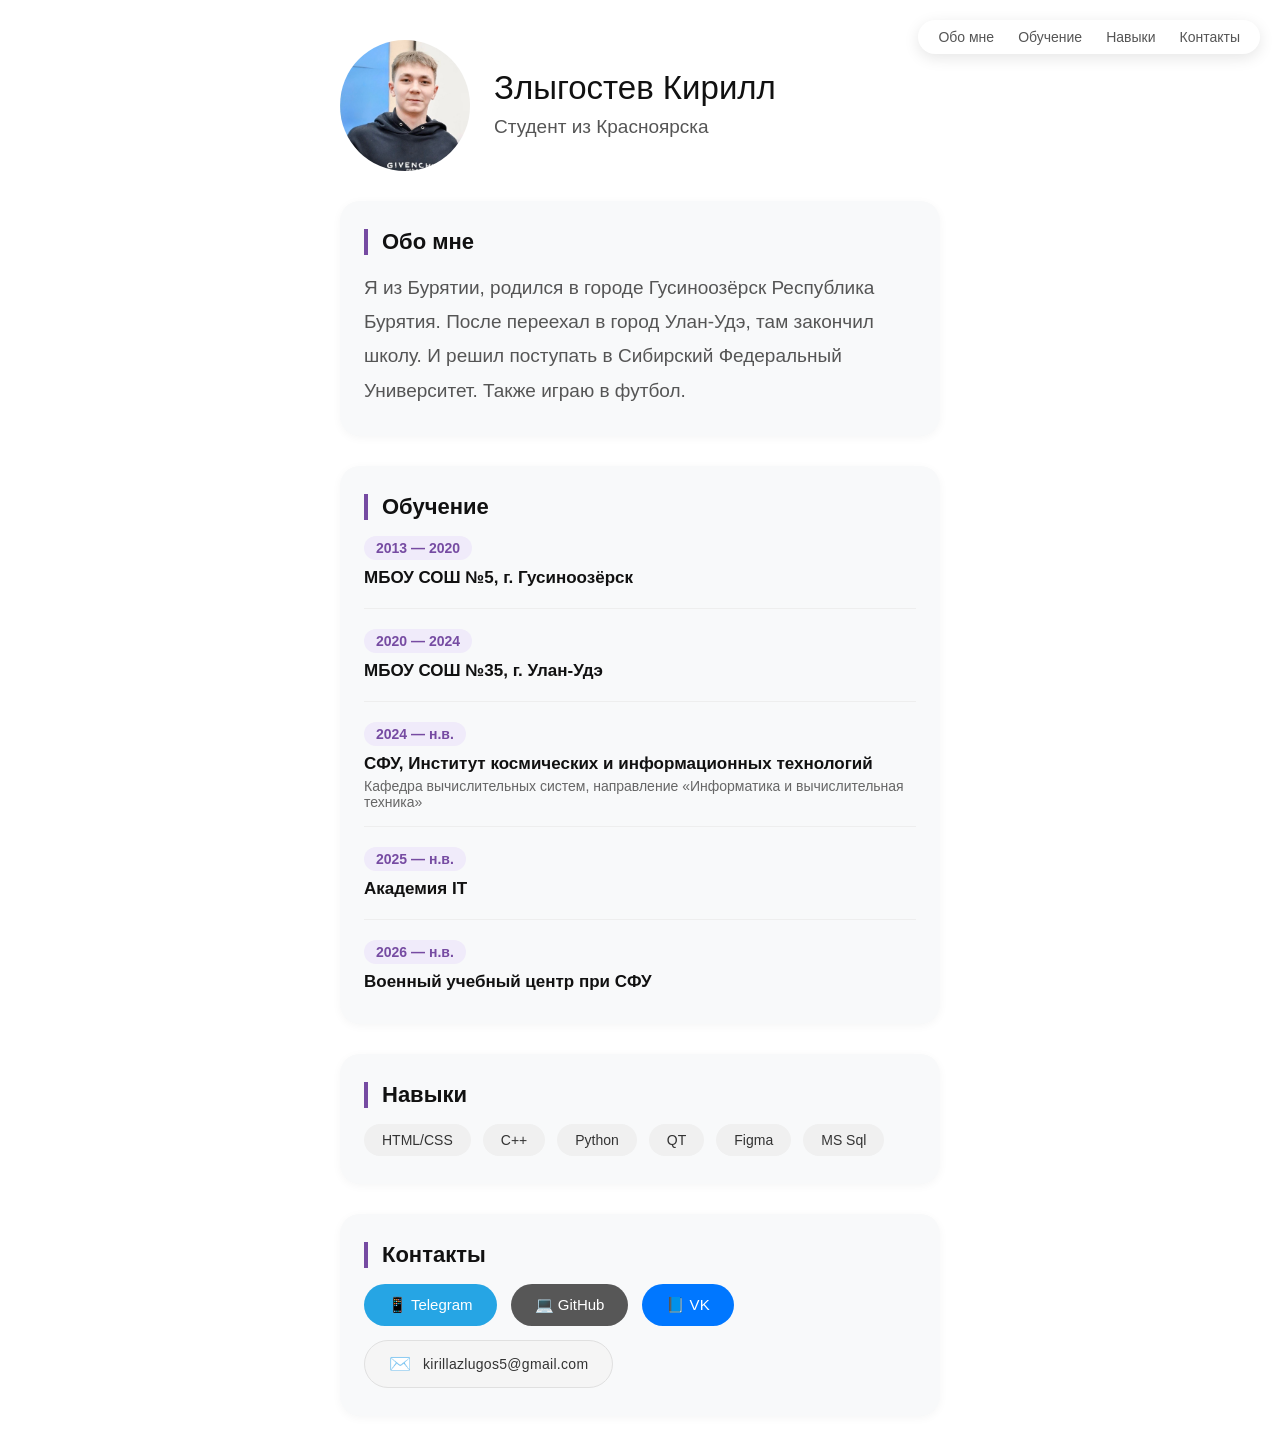
<file: index.html>
<!DOCTYPE html>
<html lang="ru">
<head>
    <meta charset="UTF-8">
    <meta name="viewport" content="width=device-width, initial-scale=1.0">
    <meta name="description" content="Сайт-визитка Кирилла Злыгостева — студента СФУ, разработчика и будущего IT-специалиста из Красноярска">
    <meta name="keywords" content="Злыгостев Кирилл, студент СФУ, веб-разработчик, Красноярск, HTML, CSS, Python, C++">
    <meta name="author" content="Злыгостев Кирилл">
    <meta name="copyright" content="Злыгостев Кирилл">
    <meta name="robots" content="index, follow">
    <title>Злыгостев Кирилл - Сайт-визитка</title>
    <link rel="stylesheet" href="vitika.css">
    <link rel="icon" type="image/png" href="me.jpg"> 
</head>
<body>
    <nav class="navbar">
        <ul class="nav-menu">
            <li><a href="#about" class="nav-link">Обо мне</a></li>
            <li><a href="#education" class="nav-link">Обучение</a></li>
            <li><a href="#skills" class="nav-link">Навыки</a></li>
            <li><a href="#contacts" class="nav-link">Контакты</a></li>
        </ul>
    </nav>
    <header>
        <img src="me.jpg" alt="Фото" id="img1">
        <div class="heade-text">
            <h1>Злыгостев Кирилл</h1>
            <p>Студент из Красноярска</p>
        </div>
    </header>
    <section id="about" class="section">
        <div class="section-content">
        <h2>Обо мне</h2>
        <p>Я из Бурятии, родился в городе Гусиноозёрск Республика Бурятия. После переехал в город Улан-Удэ, там закончил школу.
        И решил поступать в Сибирский Федеральный Университет. Также играю в футбол.</p>
        </div>
    </section>
    <section id="education" class="section">
        <div class="section-content">
            <h2>Обучение</h2>
            <ul class="education-list">
                <li>
                    <span class="date">2013 — 2020</span>
                    <span class="place">МБОУ СОШ №5, г. Гусиноозёрск</span>
                </li>
                <li>
                    <span class="date">2020 — 2024</span>
                    <span class="place">МБОУ СОШ №35, г. Улан-Удэ</span>
                </li>
                <li>
                    <span class="date">2024 — н.в.</span>
                    <span class="place">СФУ, Институт космических и информационных технологий</span>
                    <span class="desc">Кафедра вычислительных систем, направление «Информатика и вычислительная техника»</span>
                </li>
                <li>
                    <span class="date">2025 — н.в.</span>
                    <span class="place">Академия IT</span>
                </li>
                <li>
                    <span class="date">2026 — н.в.</span>
                    <span class="place">Военный учебный центр при СФУ</span>
                </li>
            </ul>
        </div>
    </section>
    <section id="skills" class="section">
        <div class="section-content">
            <h2>Навыки</h2>
            <ul class="skills-list">
                <li>HTML/CSS</li>
                <li>С++</li>
                <li>Python</li>
                <li>QT</li>
                <li>Figma</li>
                <li>MS Sql</li>
            </ul>
        </div>
    </section>

    <section id="contacts" class="section">
        <div class="section-content">
            <h2>Контакты</h2>
            <div class="contacts-links">
                <a href="https://t.me/@zlygaston" target="_blank" class="contact-btn telegram">
                    📱 Telegram
                </a>
                <a href="https://github.com/zlyga" target="_blank" class="contact-btn github">
                    💻 GitHub
                </a>
                <a href="https://vk.com/zlyga07" target="_blank" class="contact-btn vk">
                    📘 VK
                </a>
                <div class="email-box">
                <span class="email-icon">✉️</span>
                <span class="email-address">kirillazlugos5@gmail.com</span>
                </div>
            </div>
        </div>
    </section>
</body>
</html>
</file>
<file: vitika.css>
* {
    margin: 0;
    padding: 0;
    box-sizing: border-box;
}
.navbar {
    position: fixed;      
    top: 20px;           
    right: 20px;          
    background: white;
    border-radius: 50px;  
    box-shadow: 0 4px 15px rgba(0, 0, 0, 0.1); 
    padding: 8px 20px;
    z-index: 1000;       
}

.nav-menu {
    display: flex;
    list-style: none;     
    gap: 24px;            
}

.nav-link {
    text-decoration: none;  
    font-family: "Inter", sans-serif;
    font-weight: 500;
    font-size: 14px;
    color: #555;
    transition: all 0.3s ease; 
    padding: 5px 0;
}
body {
    padding-top: 40px;
}
#img1 {
    border-radius: 100px;
    width: 130px;
    height: 131px;
    object-fit: cover;
    background-color: #ddd;
}
h1 { 
    font-family: "Inter", sans-serif;
    font-weight: 400;
    font-size: 33px;
    line-height: 1.3;
    color: #111;
    margin: 0;
}
p {
    font-family: "Inter", sans-serif;
    font-weight: 400;
    font-size: 19px;
    line-height: 1.8;
    color: #555;
    margin: 0;
}
header {
    max-width: 600px;
    margin: 0 auto;
    display: flex;
    align-items: center;
    gap: 24px;
}
.header-text {
    display: flex;
    flex-direction: column;
}
.nav-link:hover {
    color: #764ba2;        
    border-bottom: 2px solid #764ba2; 
}
.section {
    margin: 30px auto;      
    max-width: 600px;       
}
.section-content {
    background-color: #f8f9fa;    
    border-radius: 20px;            
    padding: 28px 24px;             
    box-shadow: 0 2px 10px rgba(0, 0, 0, 0.04);  
    transition: all 0.2s ease;      
}
.section h2{
    font-family: "Inter", sans-serif;
    font-weight: 600;
    font-size: 22px;
    margin-bottom: 16px;
    color: #111;
    border-left: 4px solid #764ba2;
    padding-left: 14px;
}

.education-list {
    list-style: none;
    margin: 0;
    padding: 0;
}

.education-list li {
    margin-bottom: 20px;
    padding-bottom: 16px;
    border-bottom: 1px solid #eee;
}

.education-list li:last-child {
    margin-bottom: 0;
    padding-bottom: 0;
    border-bottom: none;
}


.education-list .date {
    display: inline-block;
    font-family: "Inter", sans-serif;
    font-weight: 600;
    font-size: 14px;
    color: #764ba2;
    background: #f0ebfa;
    padding: 4px 12px;
    border-radius: 20px;
    margin-bottom: 8px;
}


.education-list .place {
    display: block;
    font-family: "Inter", sans-serif;
    font-weight: 600;
    font-size: 17px;
    color: #111;
    margin-bottom: 4px;
}


.education-list .desc {
    display: block;
    font-family: "Inter", sans-serif;
    font-weight: 400;
    font-size: 14px;
    color: #666;
    margin-top: 4px;
}

.skills-list {
    list-style: none;
    display: flex;
    flex-wrap: wrap;
    gap: 12px;
    margin: 0;
    padding: 0;
}

.skills-list li {
    background-color: #f0f0f0;
    padding: 8px 18px;
    border-radius: 30px;
    font-family: "Inter", sans-serif;
    font-weight: 500;
    font-size: 14px;
    color: #333;
    transition: all 0.2s ease;
}

.skills-list li:hover {
    background-color: #764ba2;
    color: white;
    transform: translateY(-2px);
}


.contacts-links {
    display: flex;
    flex-wrap: wrap;
    gap: 14px;
    margin-top: 8px;
}

.contact-btn {
    display: inline-flex;
    align-items: center;
    gap: 8px;
    padding: 12px 24px;
    border-radius: 40px;
    font-family: "Inter", sans-serif;
    font-weight: 500;
    font-size: 15px;
    text-decoration: none;
    transition: all 0.2s ease;
}

.contact-btn.telegram {
    background-color: #26A5E4;
    color: white;
}

.contact-btn.github {
    background-color: #575757;
    color: white;
}

.contact-btn.vk {
    background-color: #0077FF;
    color: white;
}

.contact-btn.email {
    background-color: #555;
    color: white;
}

.contact-btn:hover {
    transform: translateY(-3px);
    filter: brightness(0.95);
    box-shadow: 0 6px 14px rgba(0, 0, 0, 0.15);
}

.email-box {
    display: inline-flex;
    align-items: center;
    gap: 12px;
    background-color: #f5f5f5;
    padding: 12px 24px;
    border-radius: 40px;
    border: 1px solid #e0e0e0;
}

.email-icon {
    font-size: 18px;
}

.email-address {
    font-family: "Inter", sans-serif;
    font-weight: 500;
    font-size: 14px;
    color: #333;
    letter-spacing: 0.3px;
}

@media (max-width: 768px) {
    
    .navbar {
        top: 10px;
        right: 10px;
        padding: 6px 16px;
    }
    
    .nav-menu {
        gap: 16px;
    }
    
    .nav-link {
        font-size: 12px;
    }
    
    /* Шапка */
    header {
        max-width: 90%;
        gap: 16px;
    }
    
    #img1 {
        width: 70px;
        height: 70px;
    }
    
    h1 {
        font-size: 20px;
    }
    
    header p {
        font-size: 13px;
    }
    
    .section {
        max-width: 90%;
        margin: 20px auto;
    }
    
    .section-content {
        padding: 20px 18px;
    }
    
    h2 {
        font-size: 20px;
    }
    
    .section p {
        font-size: 14px;
    }
    
    .education-list .date {
        font-size: 12px;
        padding: 3px 10px;
    }
    
    .education-list .place {
        font-size: 15px;
    }
    
    .education-list .desc {
        font-size: 13px;
    }
    
    .skills-list li {
        padding: 6px 14px;
        font-size: 13px;
    }
    
    .contacts-links {
        gap: 10px;
    }
    
    .contact-btn {
        padding: 8px 18px;
        font-size: 13px;
    }
    
    .email-box {
        padding: 8px 18px;
    }
    
    .email-address {
        font-size: 13px;
    }
}

@media (max-width: 480px) {
    
    body {
        padding-top: 60px;
    }
    
    .navbar {
        top: 8px;
        right: 8px;
        padding: 5px 12px;
    }
    
    .nav-menu {
        gap: 12px;
    }
    
    .nav-link {
        font-size: 11px;
    }
    
    header {
        flex-direction: column;
        text-align: center;
        gap: 12px;
    }
    
    #img1 {
        width: 90px;
        height: 90px;
    }
    
    h1 {
        font-size: 22px;
    }
    
    .section {
        max-width: 92%;
    }
    
    .section-content {
        padding: 18px 16px;
    }
    
    h2 {
        font-size: 18px;
        padding-left: 12px;
    }
    
    .education-list li {
        margin-bottom: 16px;
        padding-bottom: 12px;
    }
    
    .education-list .date {
        font-size: 11px;
        display: inline-block;
        margin-bottom: 6px;
    }
    
    .education-list .place {
        font-size: 14px;
    }
    
    .education-list .desc {
        font-size: 12px;
    }
    
    .skills-list {
        gap: 8px;
    }
    
    .skills-list li {
        padding: 5px 12px;
        font-size: 12px;
    }
    
    .contacts-links {
        display: grid;
        grid-template-columns: 1fr 1fr;
        gap: 10px;
    }
    
    .contact-btn {
        justify-content: center;
        padding: 10px 12px;
        font-size: 13px;
    }
    
    .email-box {
        grid-column: span 2;
        justify-content: center;
    }
    
    .email-address {
        font-size: 12px;
    }
}
</file>
